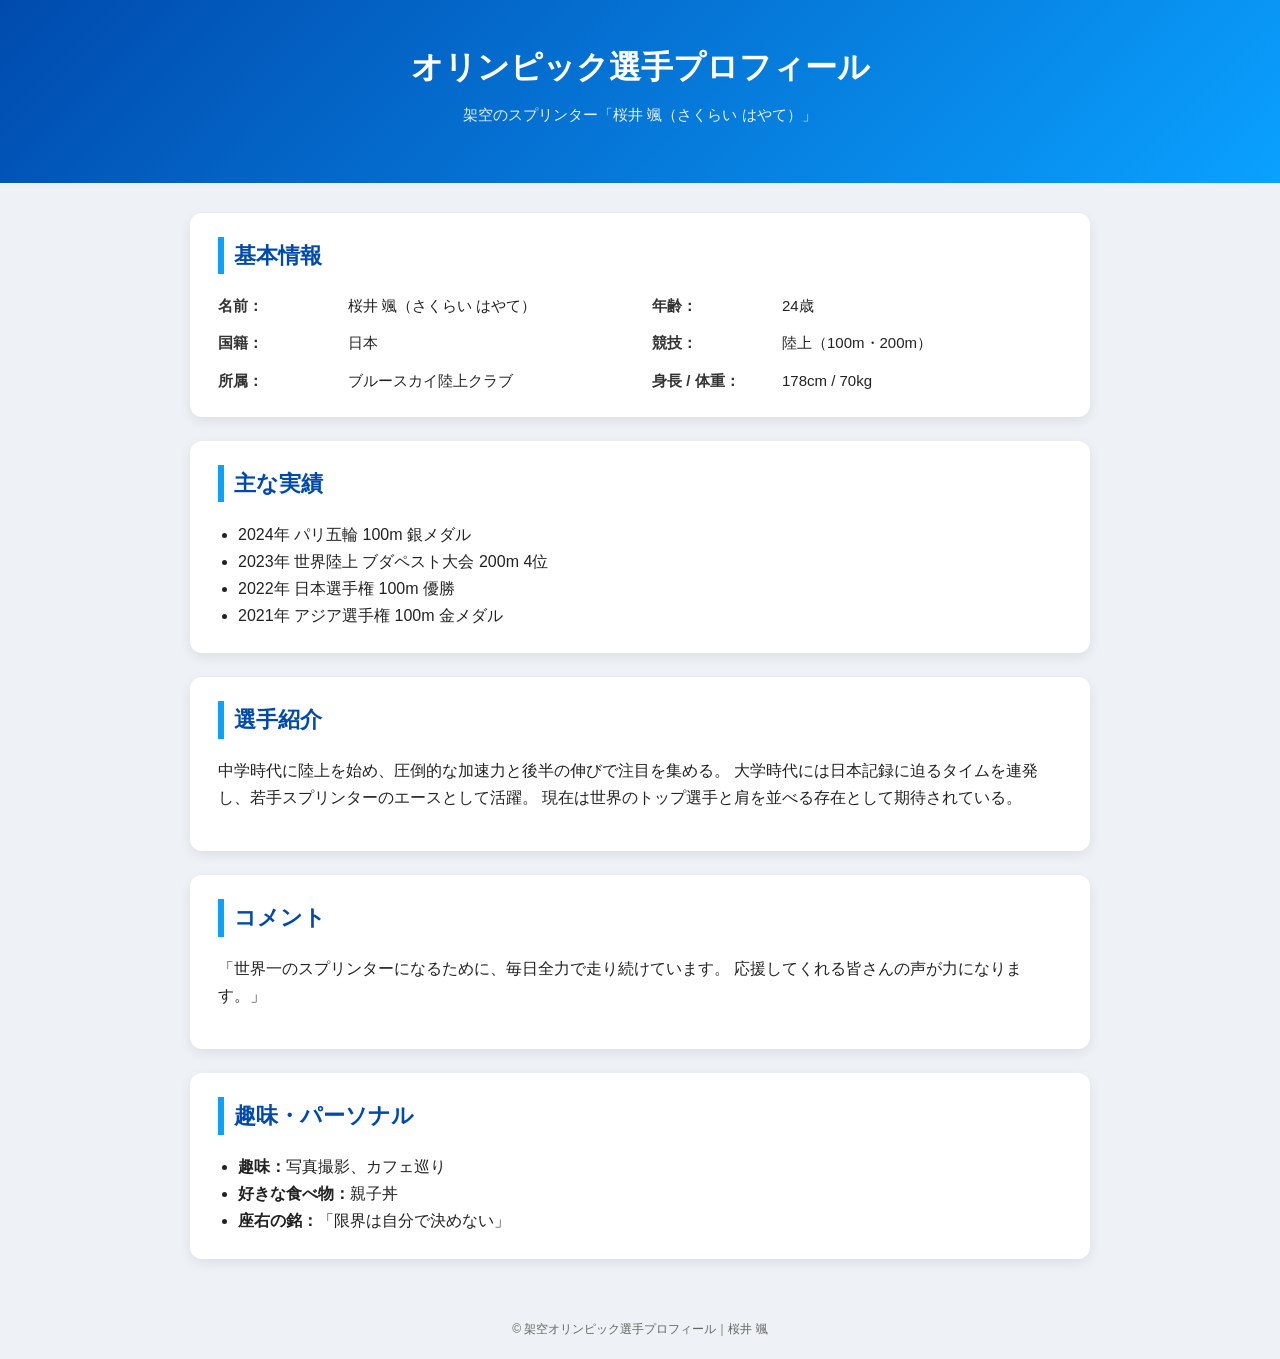
<file: ＡＩ.html>
<!DOCTYPE html>
<html lang="ja">
<head>
  <meta charset="UTF-8">
  <title>オリンピック選手プロフィール｜桜井 颯</title>
  <style>
    body {
      font-family: "Segoe UI", "Hiragino Sans", sans-serif;
      margin: 0;
      padding: 0;
      background-color: #eef1f5;
      color: #222;
      line-height: 1.7;
    }

    /* ヘッダー */
    header {
      background: linear-gradient(135deg, #004aad, #0aa1ff);
      color: #fff;
      padding: 40px 20px;
      text-align: center;
    }
    header h1 {
      margin: 0;
      font-size: 32px;
      font-weight: 700;
    }
    header p {
      margin-top: 8px;
      font-size: 15px;
      opacity: 0.9;
    }

    /* メイン */
    main {
      max-width: 900px;
      margin: 30px auto;
      padding: 0 16px;
    }

    /* カード */
    .card {
      background-color: #fff;
      border-radius: 12px;
      padding: 24px 28px;
      box-shadow: 0 4px 12px rgba(0,0,0,0.08);
      margin-bottom: 24px;
    }

    /* 見出し */
    h2 {
      margin-top: 0;
      font-size: 22px;
      border-left: 6px solid #0aa1ff;
      padding-left: 10px;
      font-weight: 700;
      color: #004aad;
    }

    /* プロフィール表 */
    .profile-grid {
      display: grid;
      grid-template-columns: 1fr 1fr;
      gap: 12px 24px;
      font-size: 15px;
    }
    .profile-grid div span {
      font-weight: bold;
      display: inline-block;
      width: 130px;
      color: #333;
    }

    /* リスト */
    ul {
      margin: 10px 0 0;
      padding-left: 20px;
    }

    /* フッター */
    footer {
      text-align: center;
      font-size: 12px;
      color: #666;
      padding: 20px;
      margin-top: 40px;
    }

    /* スマホ対応 */
    @media (max-width: 600px) {
      .profile-grid {
        grid-template-columns: 1fr;
      }
      header h1 {
        font-size: 26px;
      }
    }
  </style>
</head>
<body>

  <header>
    <h1>オリンピック選手プロフィール</h1>
    <p>架空のスプリンター「桜井 颯（さくらい はやて）」</p>
  </header>

  <main>

    <section class="card">
      <h2>基本情報</h2>
      <div class="profile-grid">
        <div><span>名前：</span>桜井 颯（さくらい はやて）</div>
        <div><span>年齢：</span>24歳</div>
        <div><span>国籍：</span>日本</div>
        <div><span>競技：</span>陸上（100m・200m）</div>
        <div><span>所属：</span>ブルースカイ陸上クラブ</div>
        <div><span>身長 / 体重：</span>178cm / 70kg</div>
      </div>
    </section>

    <section class="card">
      <h2>主な実績</h2>
      <ul>
        <li>2024年 パリ五輪 100m 銀メダル</li>
        <li>2023年 世界陸上 ブダペスト大会 200m 4位</li>
        <li>2022年 日本選手権 100m 優勝</li>
        <li>2021年 アジア選手権 100m 金メダル</li>
      </ul>
    </section>

    <section class="card">
      <h2>選手紹介</h2>
      <p>
        中学時代に陸上を始め、圧倒的な加速力と後半の伸びで注目を集める。
        大学時代には日本記録に迫るタイムを連発し、若手スプリンターのエースとして活躍。
        現在は世界のトップ選手と肩を並べる存在として期待されている。
      </p>
    </section>

    <section class="card">
      <h2>コメント</h2>
      <p>
        「世界一のスプリンターになるために、毎日全力で走り続けています。
        応援してくれる皆さんの声が力になります。」
      </p>
    </section>

    <section class="card">
      <h2>趣味・パーソナル</h2>
      <ul>
        <li><strong>趣味：</strong>写真撮影、カフェ巡り</li>
        <li><strong>好きな食べ物：</strong>親子丼</li>
        <li><strong>座右の銘：</strong>「限界は自分で決めない」</li>
      </ul>
    </section>

  </main>

  <footer>
    &copy; 架空オリンピック選手プロフィール｜桜井 颯
  </footer>

</body>
</html>
</file>
